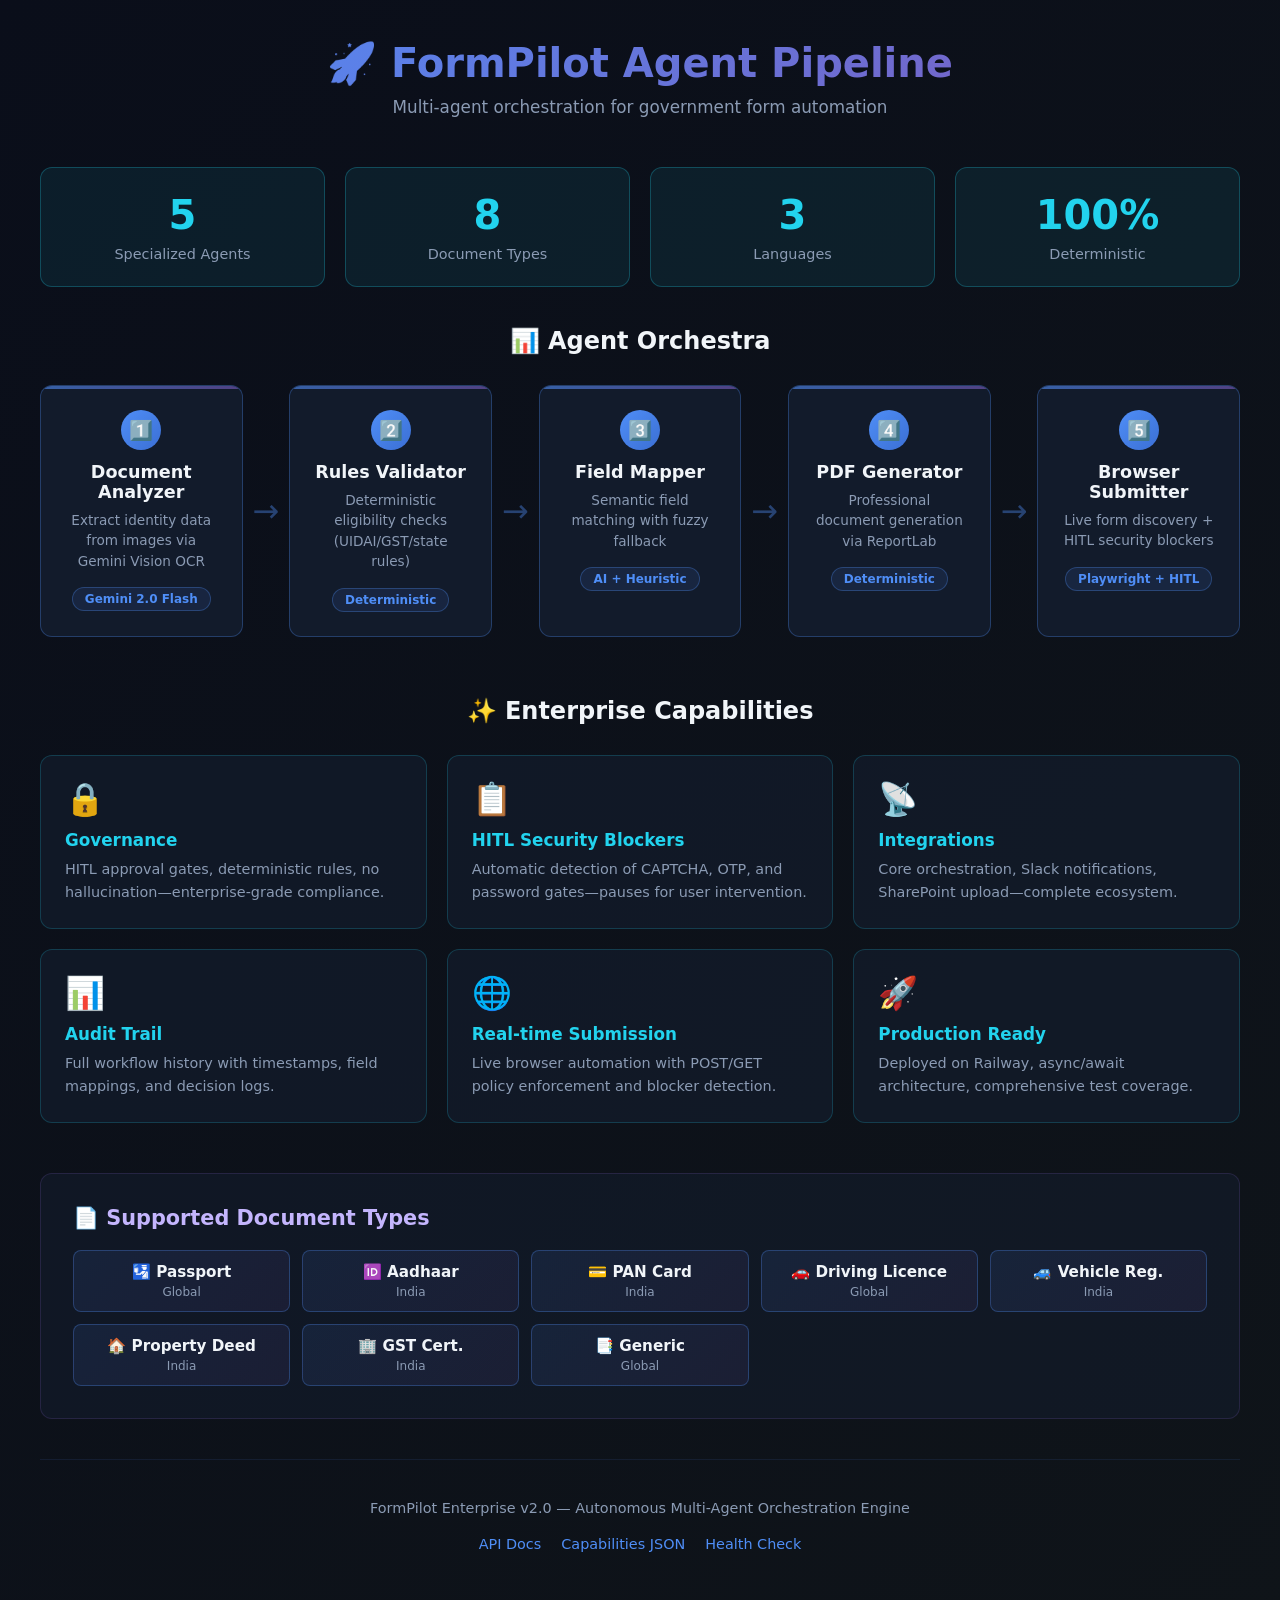
<file: backend/static/dashboard.html>
<!DOCTYPE html>
<html lang="en">
<head>
  <meta charset="UTF-8" />
  <meta name="viewport" content="width=device-width, initial-scale=1.0" />
  <title>FormPilot — Agent Pipeline Dashboard</title>
  <style>
    * {
      margin: 0;
      padding: 0;
      box-sizing: border-box;
    }

    body {
      background: linear-gradient(135deg, #0a0e1a 0%, #0f1419 100%);
      color: #f1f5f9;
      font-family: "Inter", system-ui, -apple-system, sans-serif;
      min-height: 100vh;
      padding: 40px 20px;
    }

    .container {
      max-width: 1200px;
      margin: 0 auto;
    }

    header {
      text-align: center;
      margin-bottom: 50px;
    }

    h1 {
      font-size: 2.5rem;
      margin-bottom: 10px;
      background: linear-gradient(135deg, #4f8ef7, #7c5cbf);
      -webkit-background-clip: text;
      -webkit-text-fill-color: transparent;
      background-clip: text;
    }

    .subtitle {
      color: #8b9bb4;
      font-size: 1.05rem;
    }

    /* ============ PIPELINE SECTION ============ */
    .pipeline {
      display: flex;
      gap: 20px;
      margin-bottom: 60px;
      flex-wrap: wrap;
      justify-content: center;
    }

    .agent-box {
      flex: 1;
      min-width: 200px;
      max-width: 280px;
      background: rgba(20, 30, 48, 0.8);
      border: 1px solid rgba(79, 142, 247, 0.3);
      border-radius: 12px;
      padding: 24px;
      text-align: center;
      transition: all 0.3s ease;
      position: relative;
      overflow: hidden;
    }

    .agent-box::before {
      content: "";
      position: absolute;
      top: 0;
      left: 0;
      right: 0;
      height: 3px;
      background: linear-gradient(90deg, #4f8ef7, #7c5cbf);
      opacity: 0.6;
    }

    .agent-box:hover {
      border-color: rgba(79, 142, 247, 0.6);
      transform: translateY(-4px);
      box-shadow: 0 12px 40px rgba(79, 142, 247, 0.15);
    }

    .agent-num {
      display: inline-flex;
      align-items: center;
      justify-content: center;
      width: 40px;
      height: 40px;
      background: linear-gradient(135deg, #4f8ef7, #3b6fd4);
      border-radius: 50%;
      font-size: 1.2rem;
      font-weight: 700;
      margin-bottom: 12px;
    }

    .agent-name {
      font-size: 1.1rem;
      font-weight: 700;
      margin-bottom: 8px;
    }

    .agent-desc {
      font-size: 0.85rem;
      color: #8b9bb4;
      line-height: 1.5;
      margin-bottom: 16px;
    }

    .agent-model {
      display: inline-block;
      background: rgba(79, 142, 247, 0.1);
      border: 1px solid rgba(79, 142, 247, 0.3);
      color: #4f8ef7;
      padding: 4px 12px;
      border-radius: 12px;
      font-size: 0.75rem;
      font-weight: 600;
    }

    .arrow {
      display: flex;
      align-items: center;
      justify-content: center;
      font-size: 2rem;
      color: rgba(79, 142, 247, 0.4);
      margin: 0 -10px;
    }

    @media (max-width: 768px) {
      .arrow {
        transform: rotate(90deg);
        margin: -10px 0;
      }
    }

    /* ============ CAPABILITIES GRID ============ */
    .capabilities-title {
      font-size: 1.5rem;
      font-weight: 700;
      margin-bottom: 30px;
      text-align: center;
    }

    .capabilities-grid {
      display: grid;
      grid-template-columns: repeat(auto-fit, minmax(300px, 1fr));
      gap: 20px;
      margin-bottom: 50px;
    }

    .capability-card {
      background: rgba(20, 30, 48, 0.6);
      border: 1px solid rgba(34, 211, 238, 0.2);
      border-radius: 12px;
      padding: 24px;
      transition: all 0.3s ease;
    }

    .capability-card:hover {
      border-color: rgba(34, 211, 238, 0.5);
      background: rgba(20, 30, 48, 0.8);
    }

    .capability-icon {
      font-size: 2rem;
      margin-bottom: 12px;
    }

    .capability-card h3 {
      font-size: 1.05rem;
      margin-bottom: 8px;
      color: #22d3ee;
    }

    .capability-card p {
      font-size: 0.9rem;
      color: #8b9bb4;
      line-height: 1.6;
    }

    /* ============ DOC TYPES SECTION ============ */
    .doc-types-section {
      background: rgba(20, 30, 48, 0.5);
      border: 1px solid rgba(124, 92, 191, 0.2);
      border-radius: 12px;
      padding: 32px;
      margin-bottom: 40px;
    }

    .doc-types-section h3 {
      font-size: 1.3rem;
      margin-bottom: 20px;
      color: #c4b5fd;
    }

    .doc-types-grid {
      display: grid;
      grid-template-columns: repeat(auto-fit, minmax(180px, 1fr));
      gap: 12px;
    }

    .doc-type-badge {
      background: linear-gradient(135deg, rgba(79, 142, 247, 0.1), rgba(124, 92, 191, 0.1));
      border: 1px solid rgba(79, 142, 247, 0.3);
      border-radius: 8px;
      padding: 12px 16px;
      text-align: center;
      transition: all 0.2s ease;
      cursor: default;
    }

    .doc-type-badge:hover {
      border-color: rgba(79, 142, 247, 0.6);
      background: linear-gradient(135deg, rgba(79, 142, 247, 0.15), rgba(124, 92, 191, 0.15));
    }

    .doc-type-name {
      font-size: 0.95rem;
      font-weight: 600;
      margin-bottom: 4px;
    }

    .doc-type-region {
      font-size: 0.75rem;
      color: #8b9bb4;
    }

    /* ============ STATS ============ */
    .stats {
      display: grid;
      grid-template-columns: repeat(auto-fit, minmax(200px, 1fr));
      gap: 20px;
      margin-bottom: 40px;
    }

    .stat {
      background: rgba(34, 211, 238, 0.08);
      border: 1px solid rgba(34, 211, 238, 0.25);
      border-radius: 12px;
      padding: 24px;
      text-align: center;
    }

    .stat-value {
      font-size: 2.5rem;
      font-weight: 700;
      color: #22d3ee;
      margin-bottom: 8px;
    }

    .stat-label {
      font-size: 0.9rem;
      color: #8b9bb4;
    }

    /* ============ FOOTER ============ */
    footer {
      text-align: center;
      padding: 40px 20px;
      border-top: 1px solid rgba(79, 142, 247, 0.1);
      color: #8b9bb4;
      font-size: 0.9rem;
    }

    .footer-links {
      display: flex;
      gap: 20px;
      justify-content: center;
      margin-top: 20px;
      flex-wrap: wrap;
    }

    .footer-links a {
      color: #4f8ef7;
      text-decoration: none;
      transition: color 0.2s;
    }

    .footer-links a:hover {
      color: #22d3ee;
    }

    /* ============ ANIMATIONS ============ */
    @keyframes fadeUp {
      from {
        opacity: 0;
        transform: translateY(20px);
      }
      to {
        opacity: 1;
        transform: translateY(0);
      }
    }

    .agent-box {
      animation: fadeUp 0.6s ease forwards;
    }

    .agent-box:nth-child(1) { animation-delay: 0.1s; }
    .agent-box:nth-child(2) { animation-delay: 0.2s; }
    .agent-box:nth-child(3) { animation-delay: 0.3s; }
    .agent-box:nth-child(4) { animation-delay: 0.4s; }
    .agent-box:nth-child(5) { animation-delay: 0.5s; }

    .capability-card {
      animation: fadeUp 0.6s ease forwards;
    }

    .capability-card:nth-child(1) { animation-delay: 0.1s; }
    .capability-card:nth-child(2) { animation-delay: 0.2s; }
    .capability-card:nth-child(3) { animation-delay: 0.3s; }
  </style>
</head>
<body>
  <div class="container">
    <header>
      <h1>🚀 FormPilot Agent Pipeline</h1>
      <p class="subtitle">Multi-agent orchestration for government form automation</p>
    </header>

    <!-- STATS -->
    <div class="stats">
      <div class="stat">
        <div class="stat-value">5</div>
        <div class="stat-label">Specialized Agents</div>
      </div>
      <div class="stat">
        <div class="stat-value">8</div>
        <div class="stat-label">Document Types</div>
      </div>
      <div class="stat">
        <div class="stat-value">3</div>
        <div class="stat-label">Languages</div>
      </div>
      <div class="stat">
        <div class="stat-value">100%</div>
        <div class="stat-label">Deterministic</div>
      </div>
    </div>

    <!-- AGENT PIPELINE -->
    <h2 class="capabilities-title">📊 Agent Orchestra</h2>
    <div class="pipeline">
      <div class="agent-box">
        <div class="agent-num">1️⃣</div>
        <div class="agent-name">Document Analyzer</div>
        <div class="agent-desc">Extract identity data from images via Gemini Vision OCR</div>
        <div class="agent-model">Gemini 2.0 Flash</div>
      </div>

      <div class="arrow">→</div>

      <div class="agent-box">
        <div class="agent-num">2️⃣</div>
        <div class="agent-name">Rules Validator</div>
        <div class="agent-desc">Deterministic eligibility checks (UIDAI/GST/state rules)</div>
        <div class="agent-model">Deterministic</div>
      </div>

      <div class="arrow">→</div>

      <div class="agent-box">
        <div class="agent-num">3️⃣</div>
        <div class="agent-name">Field Mapper</div>
        <div class="agent-desc">Semantic field matching with fuzzy fallback</div>
        <div class="agent-model">AI + Heuristic</div>
      </div>

      <div class="arrow">→</div>

      <div class="agent-box">
        <div class="agent-num">4️⃣</div>
        <div class="agent-name">PDF Generator</div>
        <div class="agent-desc">Professional document generation via ReportLab</div>
        <div class="agent-model">Deterministic</div>
      </div>

      <div class="arrow">→</div>

      <div class="agent-box">
        <div class="agent-num">5️⃣</div>
        <div class="agent-name">Browser Submitter</div>
        <div class="agent-desc">Live form discovery + HITL security blockers</div>
        <div class="agent-model">Playwright + HITL</div>
      </div>
    </div>

    <!-- CAPABILITIES -->
    <h2 class="capabilities-title">✨ Enterprise Capabilities</h2>
    <div class="capabilities-grid">
      <div class="capability-card">
        <div class="capability-icon">🔒</div>
        <h3>Governance</h3>
        <p>HITL approval gates, deterministic rules, no hallucination—enterprise-grade compliance.</p>
      </div>
      <div class="capability-card">
        <div class="capability-icon">📋</div>
        <h3>HITL Security Blockers</h3>
        <p>Automatic detection of CAPTCHA, OTP, and password gates—pauses for user intervention.</p>
      </div>
      <div class="capability-card">
        <div class="capability-icon">📡</div>
        <h3>Integrations</h3>
        <p>Core orchestration, Slack notifications, SharePoint upload—complete ecosystem.</p>
      </div>
      <div class="capability-card">
        <div class="capability-icon">📊</div>
        <h3>Audit Trail</h3>
        <p>Full workflow history with timestamps, field mappings, and decision logs.</p>
      </div>
      <div class="capability-card">
        <div class="capability-icon">🌐</div>
        <h3>Real-time Submission</h3>
        <p>Live browser automation with POST/GET policy enforcement and blocker detection.</p>
      </div>
      <div class="capability-card">
        <div class="capability-icon">🚀</div>
        <h3>Production Ready</h3>
        <p>Deployed on Railway, async/await architecture, comprehensive test coverage.</p>
      </div>
    </div>

    <!-- DOCUMENT TYPES -->
    <div class="doc-types-section">
      <h3>📄 Supported Document Types</h3>
      <div class="doc-types-grid">
        <div class="doc-type-badge">
          <div class="doc-type-name">🛂 Passport</div>
          <div class="doc-type-region">Global</div>
        </div>
        <div class="doc-type-badge">
          <div class="doc-type-name">🆔 Aadhaar</div>
          <div class="doc-type-region">India</div>
        </div>
        <div class="doc-type-badge">
          <div class="doc-type-name">💳 PAN Card</div>
          <div class="doc-type-region">India</div>
        </div>
        <div class="doc-type-badge">
          <div class="doc-type-name">🚗 Driving Licence</div>
          <div class="doc-type-region">Global</div>
        </div>
        <div class="doc-type-badge">
          <div class="doc-type-name">🚙 Vehicle Reg.</div>
          <div class="doc-type-region">India</div>
        </div>
        <div class="doc-type-badge">
          <div class="doc-type-name">🏠 Property Deed</div>
          <div class="doc-type-region">India</div>
        </div>
        <div class="doc-type-badge">
          <div class="doc-type-name">🏢 GST Cert.</div>
          <div class="doc-type-region">India</div>
        </div>
        <div class="doc-type-badge">
          <div class="doc-type-name">📑 Generic</div>
          <div class="doc-type-region">Global</div>
        </div>
      </div>
    </div>

    <footer>
      <p>FormPilot Enterprise v2.0 — Autonomous Multi-Agent Orchestration Engine</p>
      <div class="footer-links">
        <a href="/docs">API Docs</a>
        <a href="/api/demo/capabilities">Capabilities JSON</a>
        <a href="/health">Health Check</a>
      </div>
    </footer>
  </div>
</body>
</html>
</file>
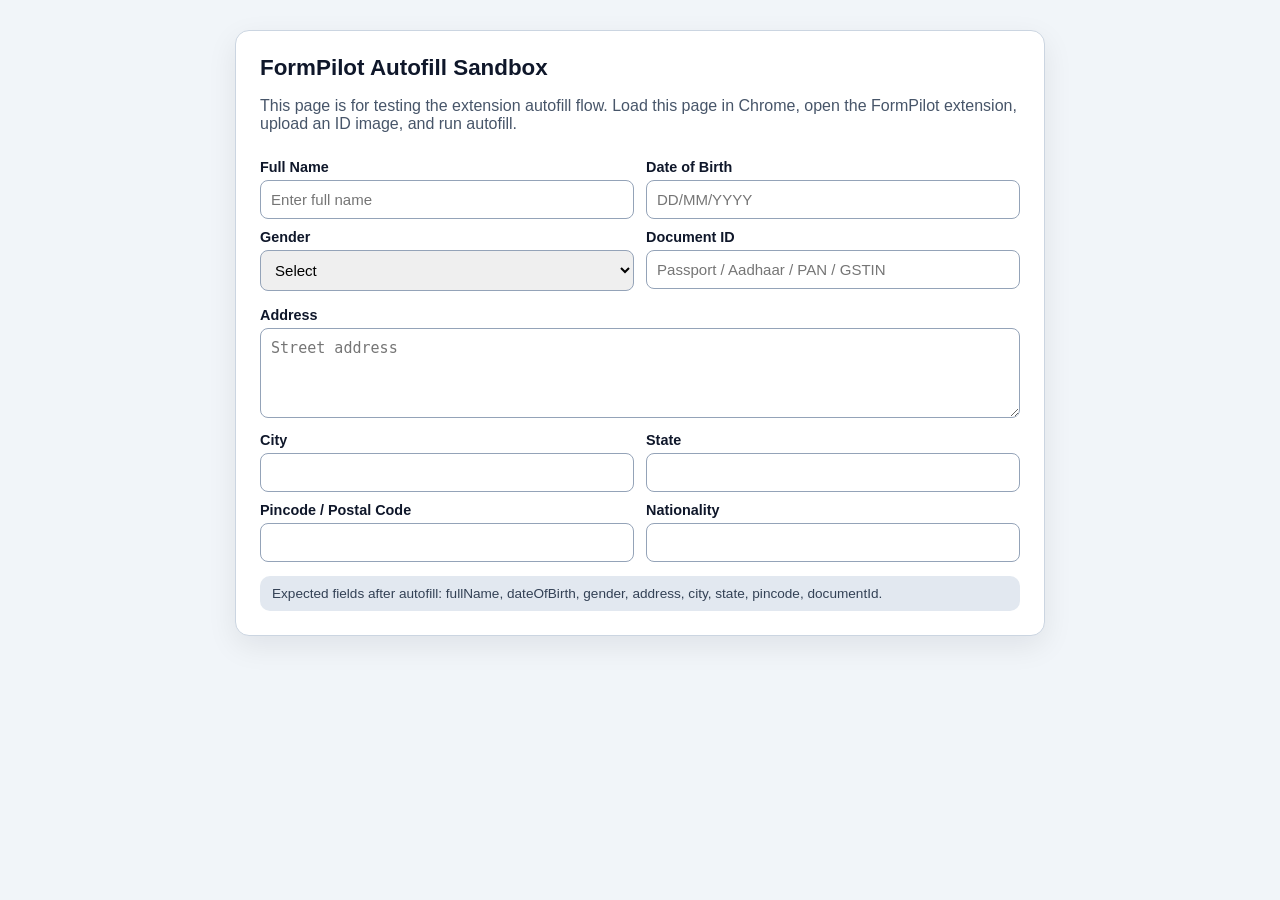
<file: backend/static/extension_sandbox.html>
<!doctype html>
<html lang="en">
<head>
  <meta charset="UTF-8" />
  <meta name="viewport" content="width=device-width, initial-scale=1.0" />
  <title>FormPilot Extension Sandbox</title>
  <style>
    body {
      font-family: "Segoe UI", Tahoma, sans-serif;
      background: #f1f5f9;
      color: #0f172a;
      margin: 0;
      padding: 30px;
    }

    .wrap {
      max-width: 760px;
      margin: 0 auto;
      background: #ffffff;
      border: 1px solid #cbd5e1;
      border-radius: 14px;
      padding: 24px;
      box-shadow: 0 10px 30px rgba(2, 6, 23, 0.08);
    }

    h1 {
      margin-top: 0;
      font-size: 1.4rem;
    }

    p {
      color: #475569;
    }

    .grid {
      display: grid;
      grid-template-columns: 1fr 1fr;
      gap: 12px;
    }

    label {
      display: block;
      font-weight: 600;
      margin: 10px 0 5px;
      font-size: 0.9rem;
    }

    input,
    select,
    textarea {
      width: 100%;
      border: 1px solid #94a3b8;
      border-radius: 8px;
      padding: 10px;
      font-size: 0.94rem;
      box-sizing: border-box;
    }

    textarea {
      min-height: 90px;
      resize: vertical;
    }

    .row {
      margin-top: 16px;
    }

    .hint {
      margin-top: 14px;
      background: #e2e8f0;
      border-radius: 10px;
      padding: 10px 12px;
      font-size: 0.85rem;
      color: #334155;
    }
  </style>
</head>
<body>
  <div class="wrap">
    <h1>FormPilot Autofill Sandbox</h1>
    <p>This page is for testing the extension autofill flow. Load this page in Chrome, open the FormPilot extension, upload an ID image, and run autofill.</p>

    <form id="sandboxForm" autocomplete="off">
      <div class="grid">
        <div>
          <label for="fullName">Full Name</label>
          <input id="fullName" name="fullName" placeholder="Enter full name" />
        </div>
        <div>
          <label for="dateOfBirth">Date of Birth</label>
          <input id="dateOfBirth" name="dateOfBirth" type="text" placeholder="DD/MM/YYYY" />
        </div>
      </div>

      <div class="grid">
        <div>
          <label for="gender">Gender</label>
          <select id="gender" name="gender">
            <option value="">Select</option>
            <option value="Male">Male</option>
            <option value="Female">Female</option>
            <option value="Other">Other</option>
          </select>
        </div>
        <div>
          <label for="documentId">Document ID</label>
          <input id="documentId" name="documentId" placeholder="Passport / Aadhaar / PAN / GSTIN" />
        </div>
      </div>

      <div class="row">
        <label for="address">Address</label>
        <textarea id="address" name="address" placeholder="Street address"></textarea>
      </div>

      <div class="grid">
        <div>
          <label for="city">City</label>
          <input id="city" name="city" />
        </div>
        <div>
          <label for="state">State</label>
          <input id="state" name="state" />
        </div>
      </div>

      <div class="grid">
        <div>
          <label for="pincode">Pincode / Postal Code</label>
          <input id="pincode" name="pincode" />
        </div>
        <div>
          <label for="nationality">Nationality</label>
          <input id="nationality" name="nationality" />
        </div>
      </div>

      <div class="hint">
        Expected fields after autofill: fullName, dateOfBirth, gender, address, city, state, pincode, documentId.
      </div>
    </form>
  </div>
</body>
</html>
</file>
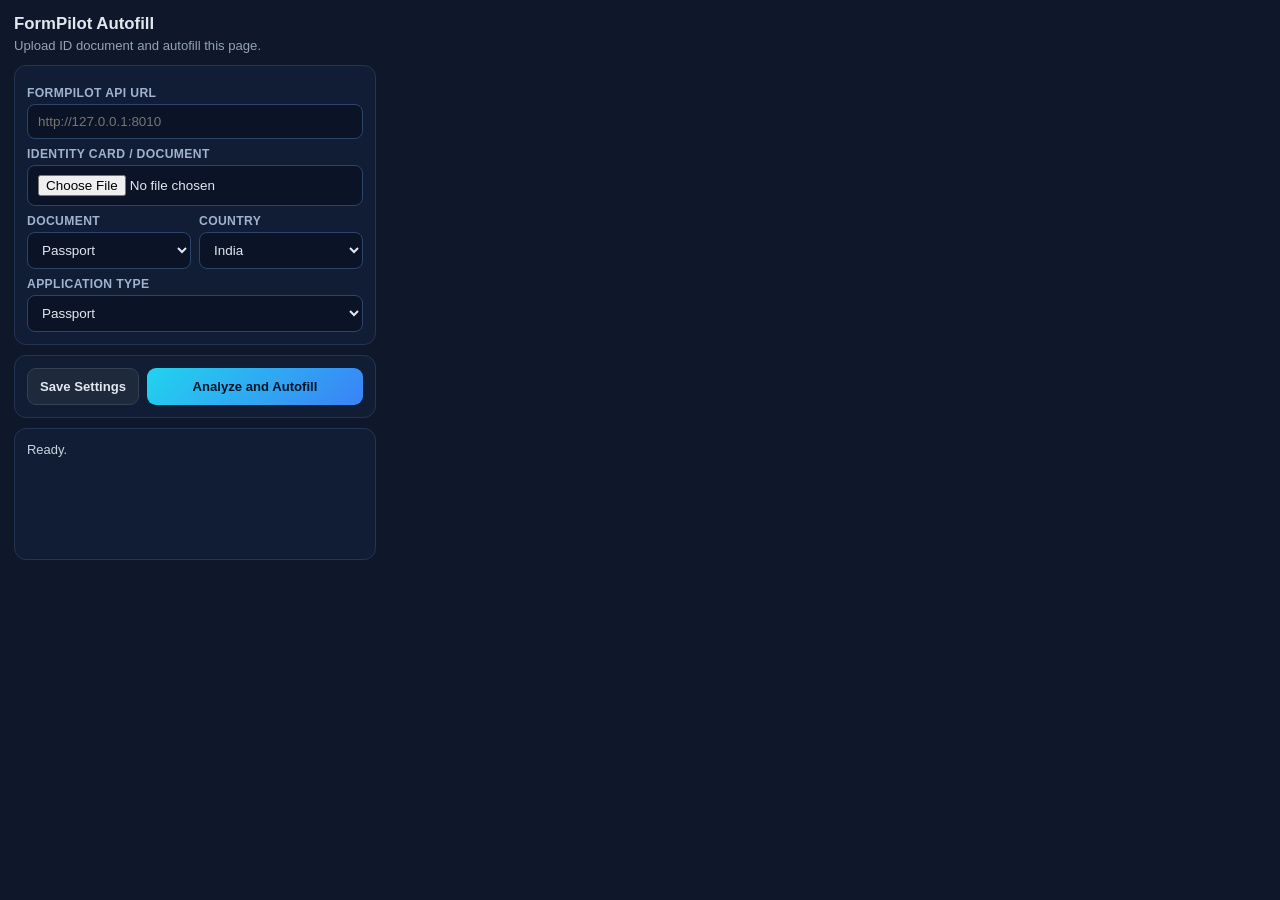
<file: extension/formpilot-autofill/popup.html>
<!doctype html>
<html lang="en">
<head>
  <meta charset="UTF-8" />
  <meta name="viewport" content="width=device-width, initial-scale=1.0" />
  <title>FormPilot Autofill</title>
  <link rel="stylesheet" href="popup.css" />
</head>
<body>
  <main class="panel">
    <header class="header">
      <h1>FormPilot Autofill</h1>
      <p>Upload ID document and autofill this page.</p>
    </header>

    <section class="card">
      <label class="label" for="apiBase">FormPilot API URL</label>
      <input id="apiBase" class="input" type="url" placeholder="http://127.0.0.1:8010" />

      <label class="label" for="identityFile">Identity Card / Document</label>
      <input id="identityFile" class="input" type="file" accept="image/*,.pdf" />

      <div class="grid">
        <div>
          <label class="label" for="documentType">Document</label>
          <select id="documentType" class="input">
            <option value="passport">Passport</option>
            <option value="aadhaar">Aadhaar</option>
            <option value="pan">PAN</option>
            <option value="driving_license">Driving Licence</option>
            <option value="vehicle_registration">Vehicle Registration</option>
            <option value="property_deed">Property Deed</option>
            <option value="gst_registration">GST Registration</option>
            <option value="generic">Generic</option>
          </select>
        </div>
        <div>
          <label class="label" for="country">Country</label>
          <select id="country" class="input">
            <option value="IN">India</option>
            <option value="US">United States</option>
            <option value="UK">United Kingdom</option>
            <option value="CA">Canada</option>
          </select>
        </div>
      </div>

      <label class="label" for="appType">Application Type</label>
      <select id="appType" class="input">
        <option value="passport">Passport</option>
        <option value="visa">Visa</option>
        <option value="driver_license">Driver License</option>
        <option value="vehicle_registration">Vehicle Registration</option>
        <option value="property_registration">Property Registration</option>
        <option value="gst_registration">GST Registration</option>
        <option value="hr_onboarding">HR Onboarding</option>
        <option value="compliance">Compliance</option>
        <option value="generic">Generic</option>
      </select>
    </section>

    <section class="card actions">
      <button id="saveBtn" class="btn secondary">Save Settings</button>
      <button id="runBtn" class="btn primary">Analyze and Autofill</button>
    </section>

    <section class="card status-card">
      <div id="status" class="status">Ready.</div>
      <ul id="resultList" class="result-list"></ul>
    </section>
  </main>

  <script src="popup.js"></script>
</body>
</html>
</file>
<file: extension/formpilot-autofill/popup.css>
* {
  box-sizing: border-box;
}

body {
  margin: 0;
  width: 390px;
  min-height: 540px;
  font-family: "Segoe UI", Tahoma, sans-serif;
  background: #0f172a;
  color: #e2e8f0;
}

.panel {
  padding: 14px;
}

.header h1 {
  margin: 0;
  font-size: 1.05rem;
  font-weight: 700;
}

.header p {
  margin: 4px 0 12px;
  color: #94a3b8;
  font-size: 0.82rem;
}

.card {
  background: #111d35;
  border: 1px solid #243552;
  border-radius: 12px;
  padding: 12px;
  margin-bottom: 10px;
}

.label {
  display: block;
  margin: 8px 0 4px;
  font-size: 0.76rem;
  color: #9fb3cf;
  text-transform: uppercase;
  letter-spacing: 0.03em;
  font-weight: 600;
}

.input {
  width: 100%;
  border: 1px solid #2d4468;
  background: #0b1427;
  color: #e2e8f0;
  border-radius: 8px;
  font-size: 0.84rem;
  padding: 9px 10px;
  outline: none;
}

.input:focus {
  border-color: #38bdf8;
}

.grid {
  display: grid;
  grid-template-columns: 1fr 1fr;
  gap: 8px;
}

.actions {
  display: flex;
  gap: 8px;
}

.btn {
  border: none;
  border-radius: 9px;
  padding: 10px 12px;
  font-size: 0.82rem;
  font-weight: 700;
  cursor: pointer;
  transition: transform 0.12s ease;
}

.btn:hover:not(:disabled) {
  transform: translateY(-1px);
}

.btn:disabled {
  opacity: 0.6;
  cursor: not-allowed;
}

.btn.primary {
  flex: 1;
  background: linear-gradient(135deg, #22d3ee, #3b82f6);
  color: #031526;
}

.btn.secondary {
  background: #1e293b;
  color: #e2e8f0;
  border: 1px solid #334155;
}

.status-card {
  min-height: 132px;
}

.status {
  font-size: 0.81rem;
  color: #cbd5e1;
  line-height: 1.45;
}

.status.ok {
  color: #4ade80;
}

.status.err {
  color: #f87171;
}

.result-list {
  margin: 8px 0 0;
  padding: 0 0 0 18px;
  max-height: 120px;
  overflow: auto;
}

.result-list li {
  font-size: 0.76rem;
  color: #a9bdd9;
  margin: 3px 0;
}
</file>
